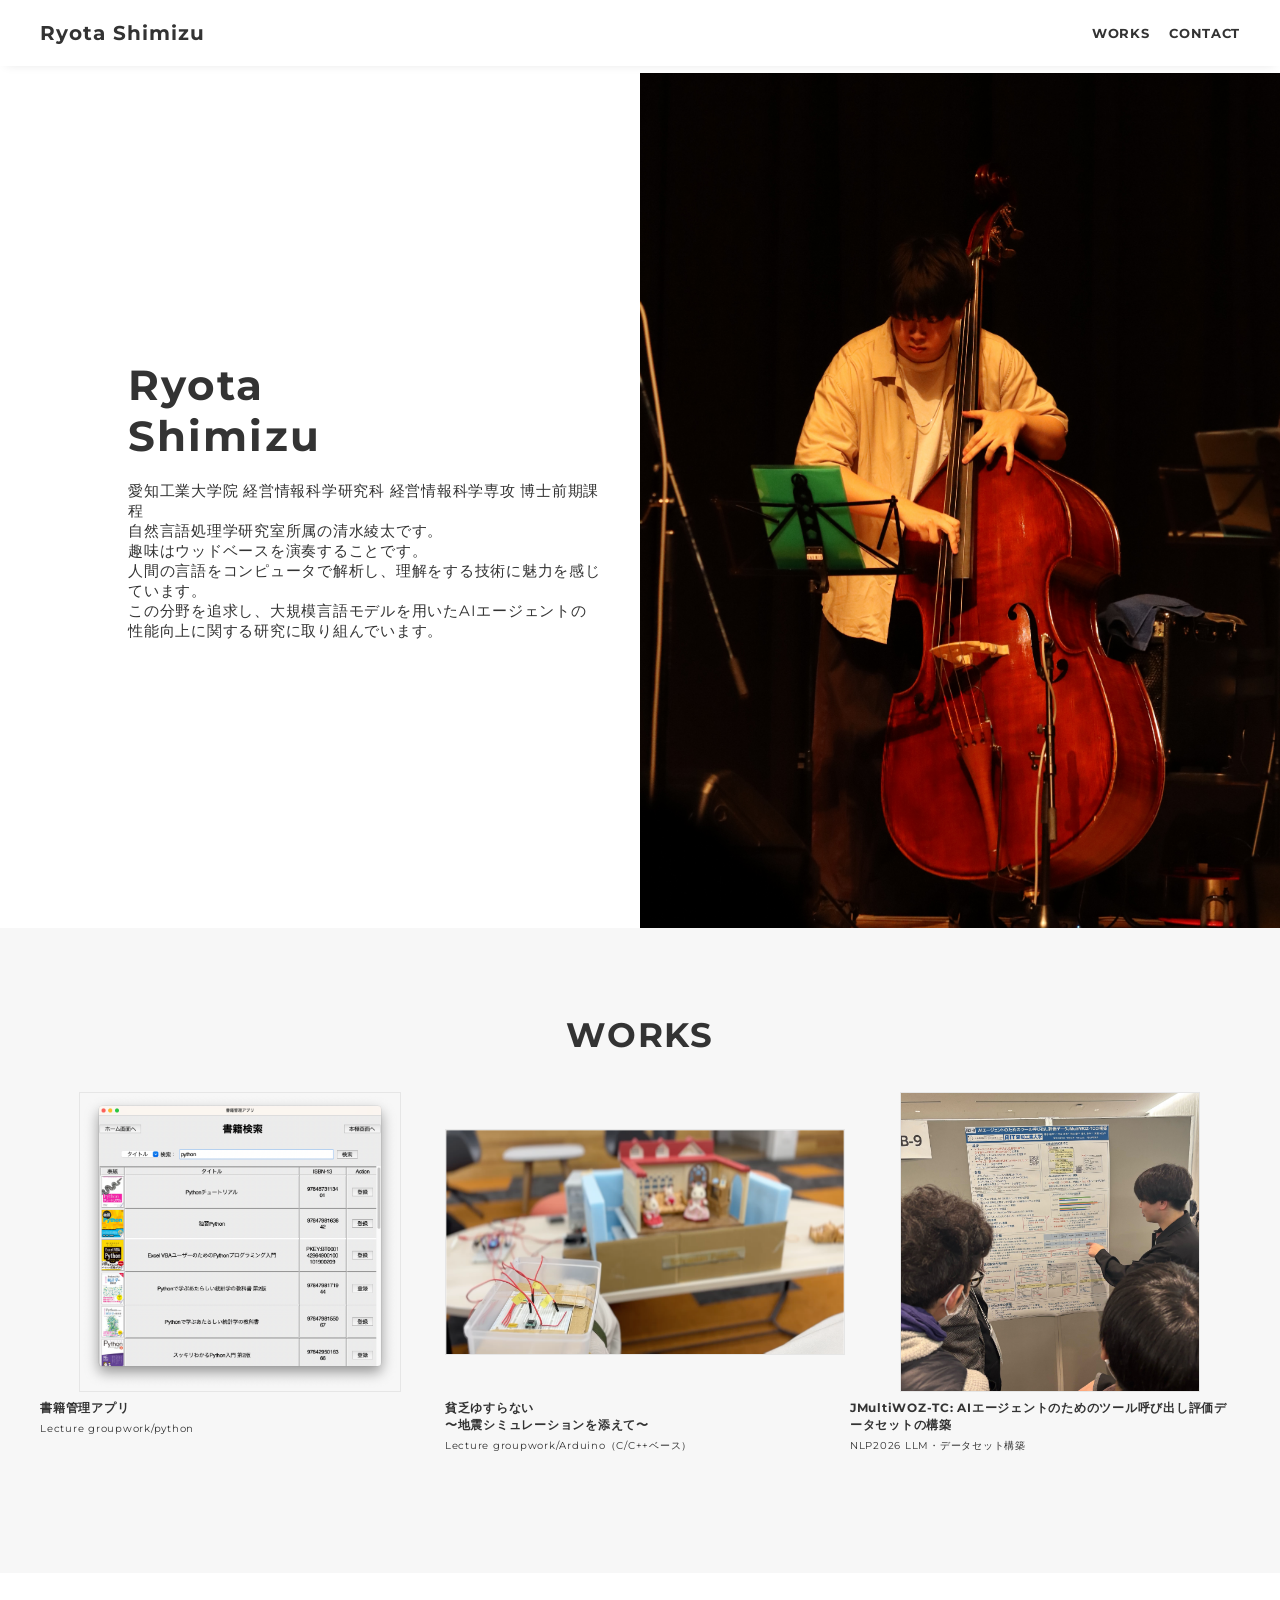
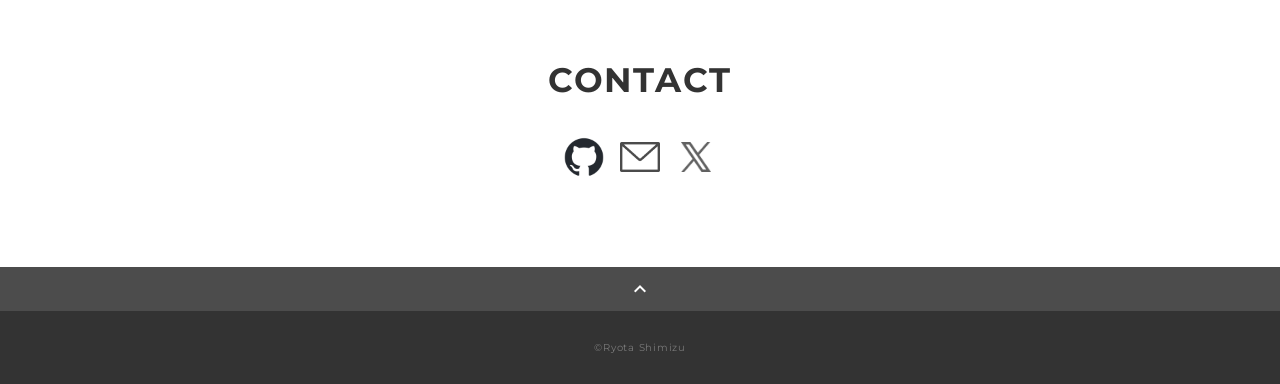
<file: index.html>
<!DOCTYPE html>
<html>

<head>
  <meta charset="utf-8">
  <meta name="viewport" content="width=device-width,initial-scale=1">
  <title>Ryota Shimizu Profile</title>
  <link rel="preconnect" href="https://fonts.gstatic.com">
  <link href="https://fonts.googleapis.com/css2?family=Montserrat:wght@400;700&display=swap" rel="stylesheet">
  <link href="https://fonts.googleapis.com/css?family=Material+Icons+Outlined" rel="stylesheet">
  <link href="css/ress.css" media="all" rel="stylesheet" type="text/css" />
  <link href="css/style.css" media="all" rel="stylesheet" type="text/css" />
  <link rel="shortcut icon" href="img/icon.ico" />
</head>

<body>
  <div class="wrapper">

    <!-- header -->
    <header class="header ">
      <div class="container">
        <h1 class="header-logo">
          <a href=".">Ryota Shimizu</a>
        </h1>
        <nav class="gnav">
          <ul class="gnav-list">
            <li class="gnav-item"><a href="#works">WORKS</a></li>
            <!-- <li class="gnav-item"><a href="#skill">SKILL</a></li> -->
            <li class="gnav-item"><a href="#contact">CONTACT</a></li>
          </ul>
        </nav>
      </div>
    </header>
    <!-- /header -->

    <main class="content">

      <!-- split -->
      <div class="split">
        <div class="split-body">
          <p class="split-title">Ryota<br>Shimizu</p>
          <p class="split-text">
            愛知工業大学院 経営情報科学研究科 経営情報科学専攻 博士前期課程<br>
            <!-- 愛知工業大学 情報科学部 情報科学科 コンピュータシステム専攻<br> -->
            自然言語処理学研究室所属の清水綾太です。<br>
            趣味はウッドベースを演奏することです。<br>
            人間の言語をコンピュータで解析し、理解をする技術に魅力を感じています。<br>
            この分野を追求し、大規模言語モデルを用いたAIエージェントの<br>性能向上に関する研究に取り組んでいます。
          </p>
        </div>
        <div class="split-img"></div>
      </div>
      <!-- /split -->

      <!-- skill -->
      <!-- <section class="skill section" id="skill">
        <div class="container">
          <h2 class="title">SKILL</h2>
          <div class="skill-list">
            <div class="skill-item">
              <p class="skill-img"><img src="img/icon_skill.png" alt=""></p>
              <div class="skill-body">
                <h3 class="skill-name">HTML5/CSS3</h3>
                <p class="skill-text">
                  テキストが入りますテキストが入りますテキストが入りますテキストが入りますテキストが入りますテキストが入ります。</p>
              </div>
            </div>
            <div class="skill-item">
              <p class="skill-img"><img src="img/icon_skill.png" alt=""></p>
              <div class="skill-body">
                <h3 class="skill-name">WordPress</h3>
                <p class="skill-text">
                  テキストが入りますテキストが入りますテキストが入りますテキストが入りますテキストが入りますテキストが入ります。</p>
              </div>
            </div>
            <div class="skill-item">
              <p class="skill-img"><img src="img/icon_skill.png" alt=""></p>
              <div class="skill-body">
                <h3 class="skill-name">JavaScript</h3>
                <p class="skill-text">
                  テキストが入りますテキストが入りますテキストが入りますテキストが入りますテキストが入りますテキストが入ります。</p>
              </div>
            </div>
            <div class="skill-item">
              <p class="skill-img"><img src="img/icon_skill.png" alt=""></p>
              <div class="skill-body">
                <h3 class="skill-name">Photoshop</h3>
                <p class="skill-text">
                  テキストが入りますテキストが入りますテキストが入りますテキストが入りますテキストが入りますテキストが入ります。</p>
              </div>
            </div>
          </div>
        </div>
      </section> -->
      <!-- /skill -->

      <!-- works -->
      <section class="works section" id="works">
        <div class="container">
          <h2 class="title">WORKS</h2>
          <div class="works-list">
            <a class="works-item" href="works-book_management.html">
              <div class="works-img"
                style="width: 400px; height: 300px; display: flex; align-items: center; justify-content: center;"><img
                  src="img/BookManagement/searchresult.png" alt=""
                  style="max-width: 100%; max-height: 100%; object-fit: contain;" /></div>
              <p class="works-name">書籍管理アプリ</p>
              <p class="works-info">Lecture groupwork/python</p>
            </a>
            <a class="works-item" href="works-simulated_earthquake.html">
              <div class="works-img"
                style="width: 400px; height: 300px; display: flex; align-items: center; justify-content: center;"><img
                  src="img/SimulatedEarthquake/sample.png" alt=""
                  style="max-width: 100%; max-height: 100%; object-fit: contain;" /></div>
              <p class="works-name">貧乏ゆすらない<br>〜地震シミュレーションを添えて〜</p>
              <p class="works-info">Lecture groupwork/Arduino（C/C++ベース）</p>
            </a>
            <a class="works-item" href="works-NLP2026.html">
              <div class="works-img"
                style="width: 400px; height: 300px; display: flex; align-items: center; justify-content: center;"><img
                  src="img/NLP2026/poster-icon.jpg" alt=""
                  style="max-width: 100%; max-height: 100%; object-fit: contain;" /></div>
              <p class="works-name">JMultiWOZ-TC: AIエージェントのためのツール呼び出し評価データセットの構築</p>
              <p class="works-info">NLP2026 LLM・データセット構築</p>
            </a>
          </div>
        </div>
      </section>
      <!-- /works -->

      <!-- contact -->
      <section class="contact section" id="contact">
        <div class="container">
          <h2 class="title">CONTACT</h2>
          <div id="sns-btn">
            <ul>
              <li>
                <a href="https://github.com/mizuryo108" id="GitHub"><img src="img/github.png"></a>
              </li>
              <li>
                <a href="mailto:b26720bb@aitech.ac.jp" id="Mail"><img src="img/mail.png"></a>
              </li>
              <li>
                <a href="https://x.com/Mimizusr108" id="Twitter"><img src="img/twitter.png"></a>
              </li>
            </ul>
          </div>
      </section>
      <!-- /contact -->

      <div class="page-top" id="js-page-top">
        <span class="material-icons-outlined">expand_less</span>
      </div>
    </main>

    <!-- footer -->
    <footer class="footer">
      <div class="copyright">&copy;Ryota Shimizu</div>
    </footer>
    <!-- /footer -->

  </div>
  <script src="https://ajax.googleapis.com/ajax/libs/jquery/3.6.0/jquery.min.js"></script>
  <script type='text/javascript' src="js/script.js"></script>
</body>

</html>
</file>
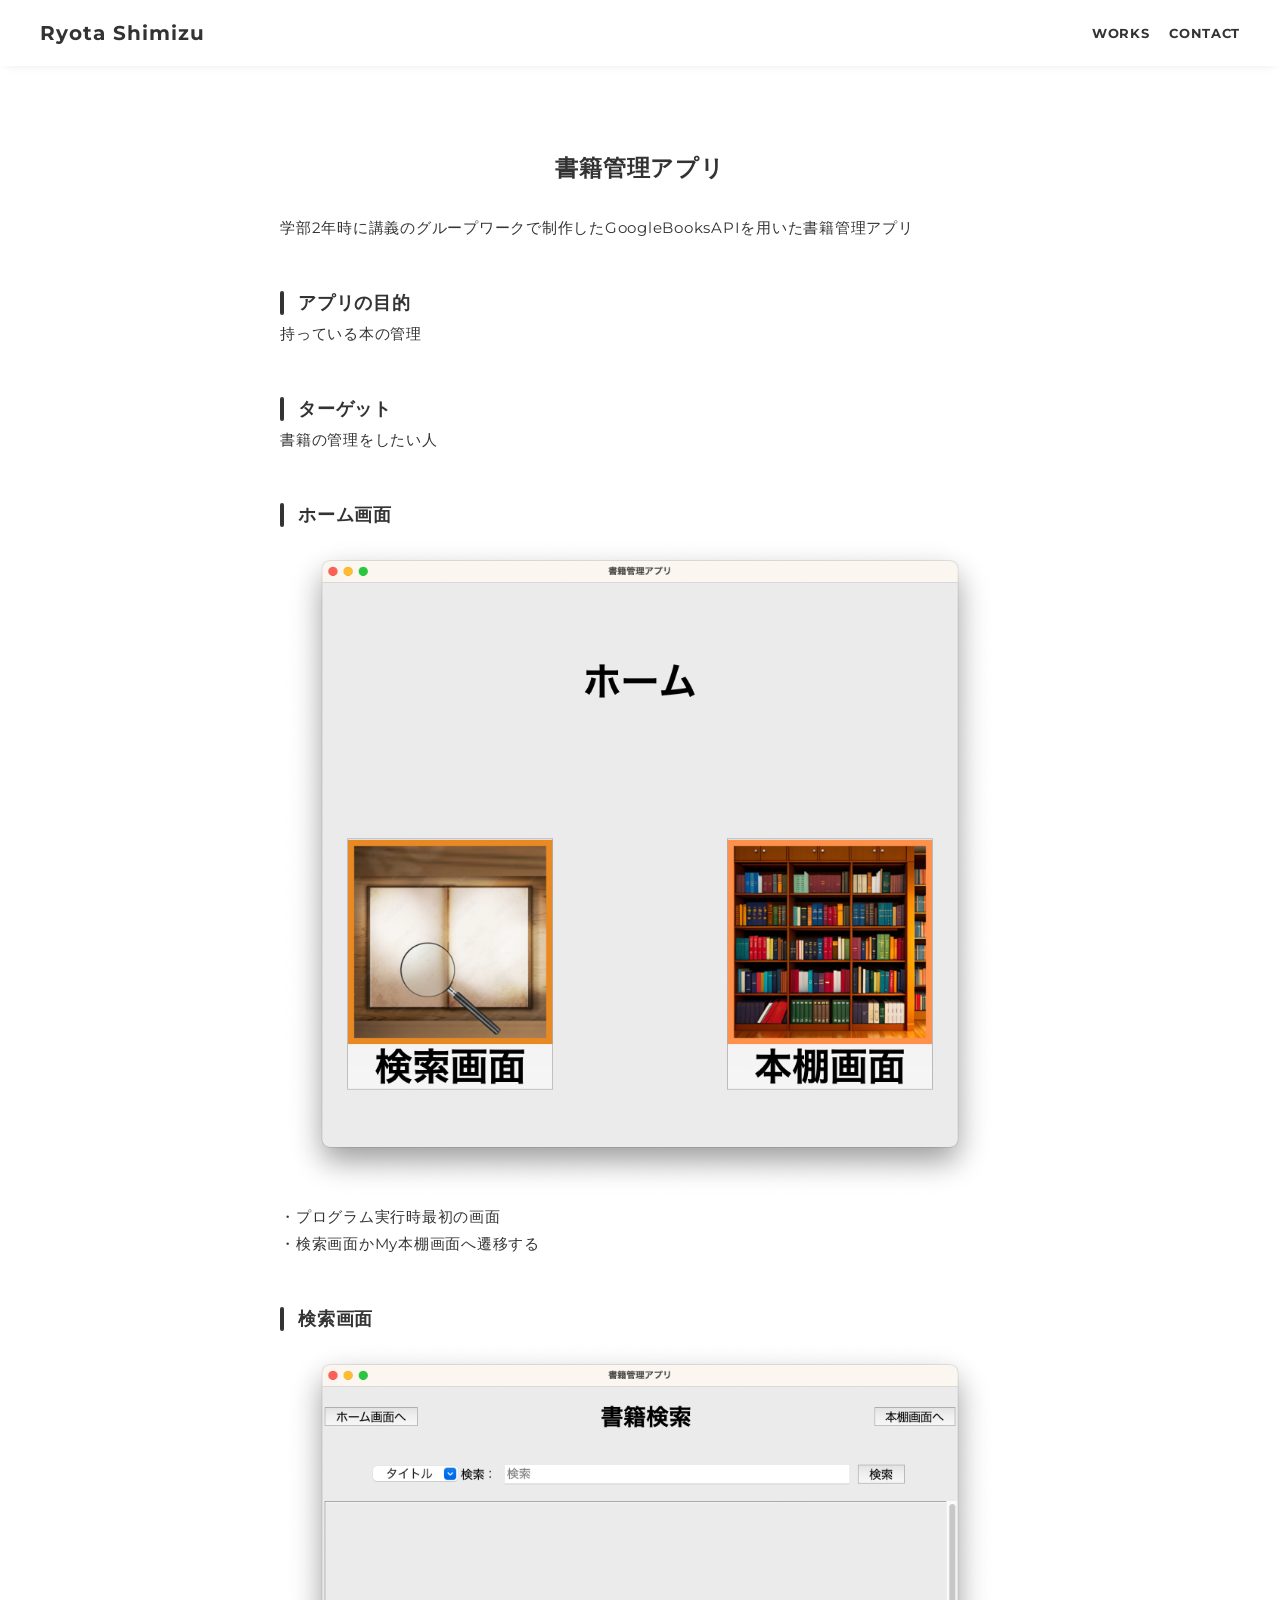
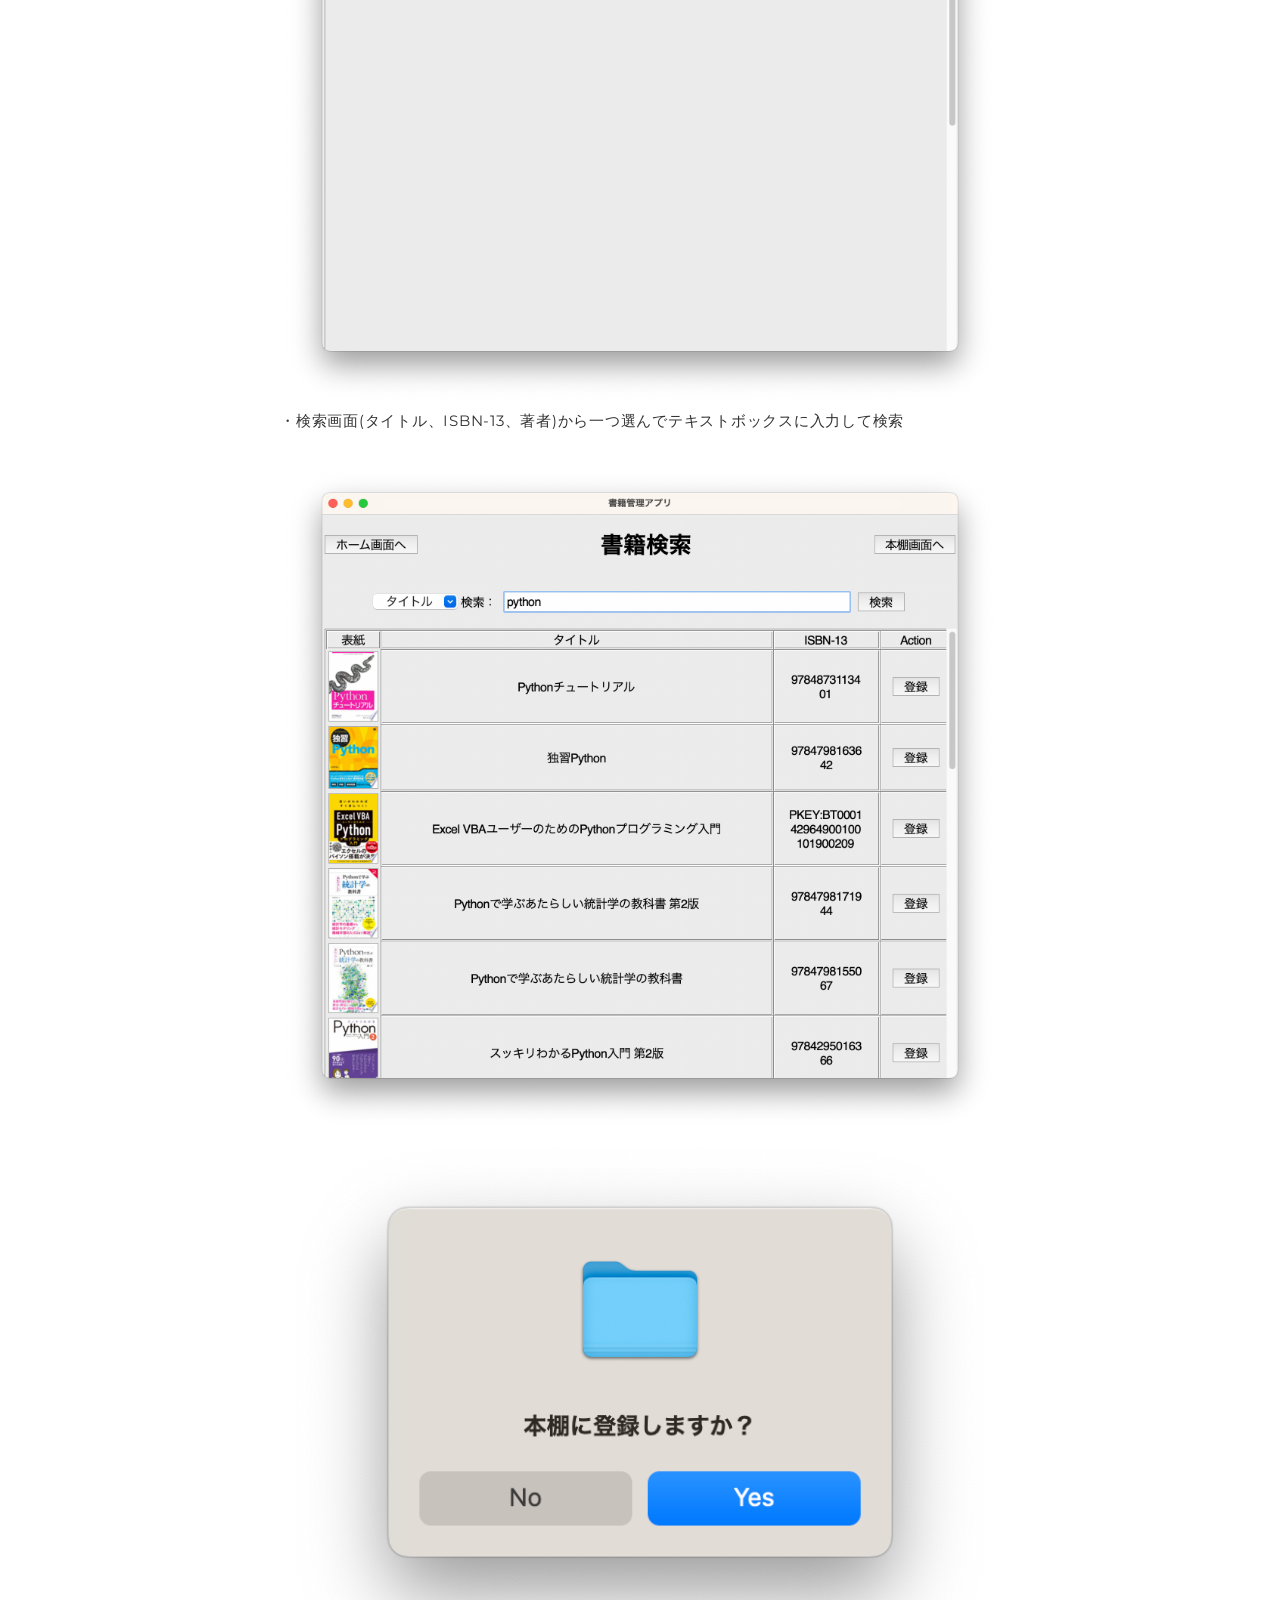
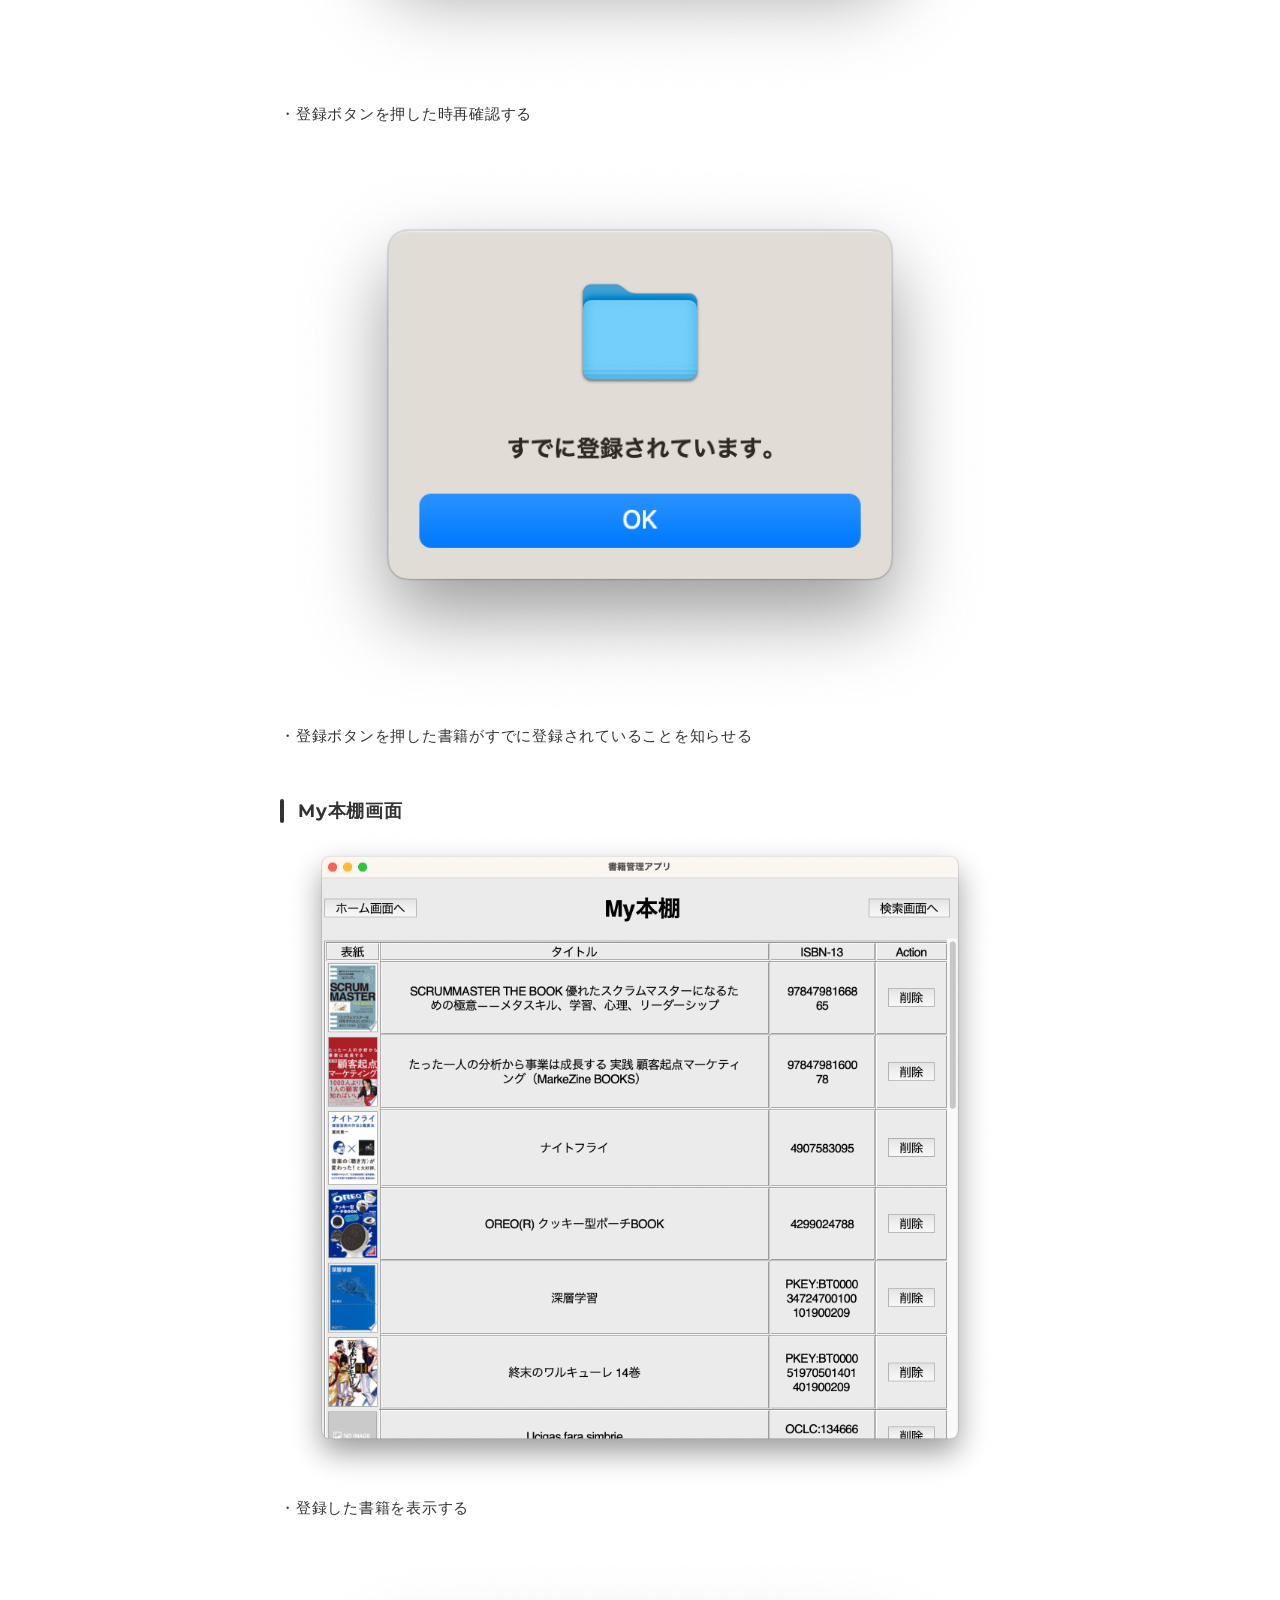
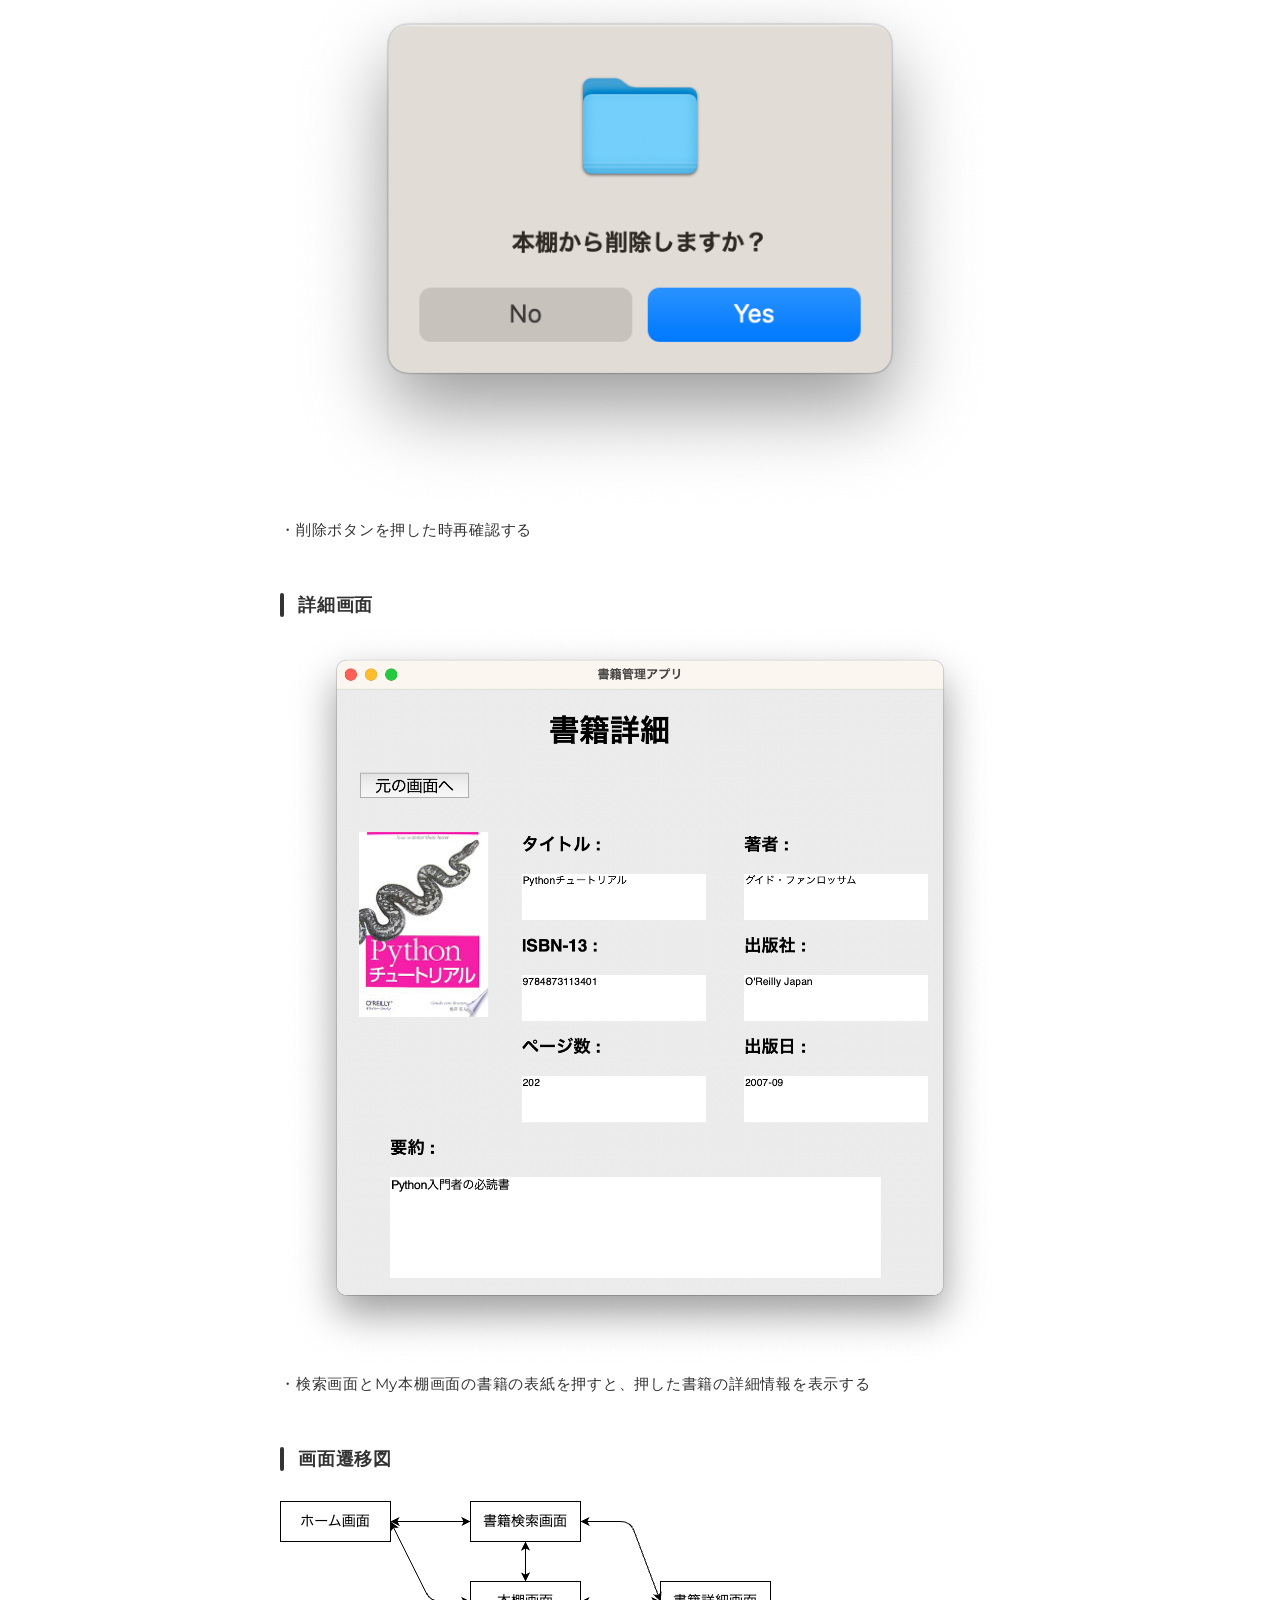
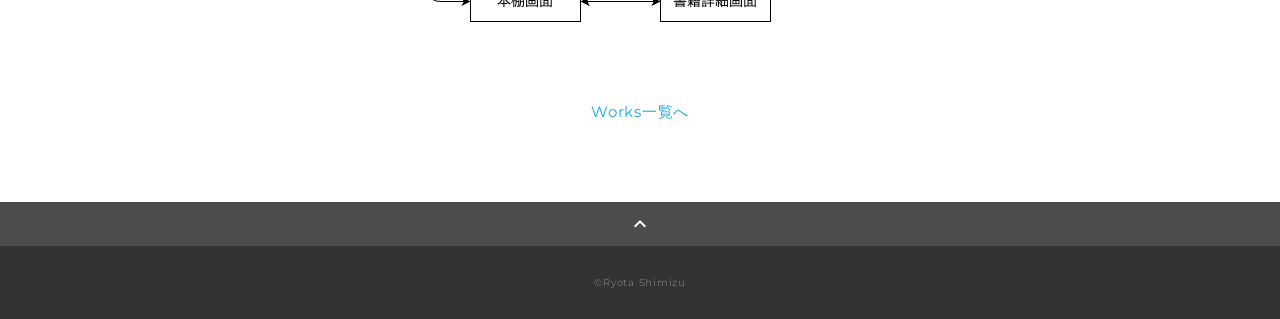
<file: works-book_management.html>
<!DOCTYPE html>
<html>

<head>
  <meta charset="utf-8">
  <meta name="viewport" content="width=device-width,initial-scale=1">
  <title>Ryota Shimizu Profile</title>
  <link rel="preconnect" href="https://fonts.gstatic.com">
  <link href="https://fonts.googleapis.com/css2?family=Montserrat:wght@400;700&display=swap" rel="stylesheet">
  <link href="https://fonts.googleapis.com/css?family=Material+Icons+Outlined" rel="stylesheet">
  <link href="css/ress.css" media="all" rel="stylesheet" type="text/css" />
  <link href="css/style.css" media="all" rel="stylesheet" type="text/css" />
  <link rel="shortcut icon" href="img/icon.ico" />
</head>

<body>
  <div class="wrapper">

    <!-- header -->
    <header class="header ">
      <div class="container">
        <h1 class="header-logo">
          <a href=".">Ryota Shimizu</a>
        </h1>
        <nav class="gnav">
          <ul class="gnav-list">
            <!-- <li class="gnav-item"><a href="#skill">SKILL</a></li> -->
            <li class="gnav-item"><a href="#works">WORKS</a></li>
            <li class="gnav-item"><a href="#contact">CONTACT</a></li>
          </ul>
        </nav>
      </div>
    </header>
    <!-- /header -->

    <main class="content">

      <article class="article">
        <div class="article-inner">
          <h2 class="article-title">書籍管理アプリ</h2>
          <div class="article-body">
            <p>
              学部2年時に講義のグループワークで制作したGoogleBooksAPIを用いた書籍管理アプリ
            </p>
            <h3 class="article-info-title">アプリの目的</h3>
            <p>持っている本の管理</p>
            <h3 class="article-info-title">ターゲット</h3>
            <p>書籍の管理をしたい人</p>
            <h3 class="article-info-title">ホーム画面</h3>
            <img src="img/BookManagement/home.png" alt="">
            <p>
              ・プログラム実行時最初の画面<br>
              ・検索画面かMy本棚画面へ遷移する
            </p>
            <h3 class="article-info-title">検索画面</h3>
            <img src="img/BookManagement/search.png" alt="">
            <p>
              ・検索画面(タイトル、ISBN-13、著者)から一つ選んでテキストボックスに入力して検索
            </p>
            <img src="img/BookManagement/searchresult.png" alt="">
            <img src="img/BookManagement/registeredyn.png" alt="">
            <p>
              ・登録ボタンを押した時再確認する
            </p>
            <img src="img/BookManagement/alreadyregistered.png" alt="">
            <p>
              ・登録ボタンを押した書籍がすでに登録されていることを知らせる
            </p>
            <h3 class="article-info-title">My本棚画面</h3>
            <img src="img/BookManagement/mybooks.png" alt="">
            <p>
              ・登録した書籍を表示する
            </p>
            <img src="img/BookManagement/deleteyn.png" alt="">
            <p>
              ・削除ボタンを押した時再確認する
            </p>
            <h3 class="article-info-title">詳細画面</h3>
            <img src="img/BookManagement/detail.png" alt="">
            <p>
              ・検索画面とMy本棚画面の書籍の表紙を押すと、押した書籍の詳細情報を表示する
            </p>
            <h3 class="article-info-title">画面遷移図</h3>
            <p></p>
            <img src="img/BookManagement/ScreenTransitionDiagram.png" alt="">
          </div>
          <div class="home-link">
            <a href="index.html/#works">Works一覧へ</a>
          </div>
        </div>
      </article>

      <div class="page-top" id="js-page-top">
        <span class="material-icons-outlined">expand_less</span>
      </div>
    </main>

    <!-- footer -->
    <footer class="footer">
      <div class="copyright">&copy;Ryota Shimizu</div>
    </footer>
    <!-- /footer -->

  </div>
  <script src="https://ajax.googleapis.com/ajax/libs/jquery/3.5.1/jquery.min.js"></script>
  <script type='text/javascript' src="js/script.js"></script>
</body>

</html>
</file>
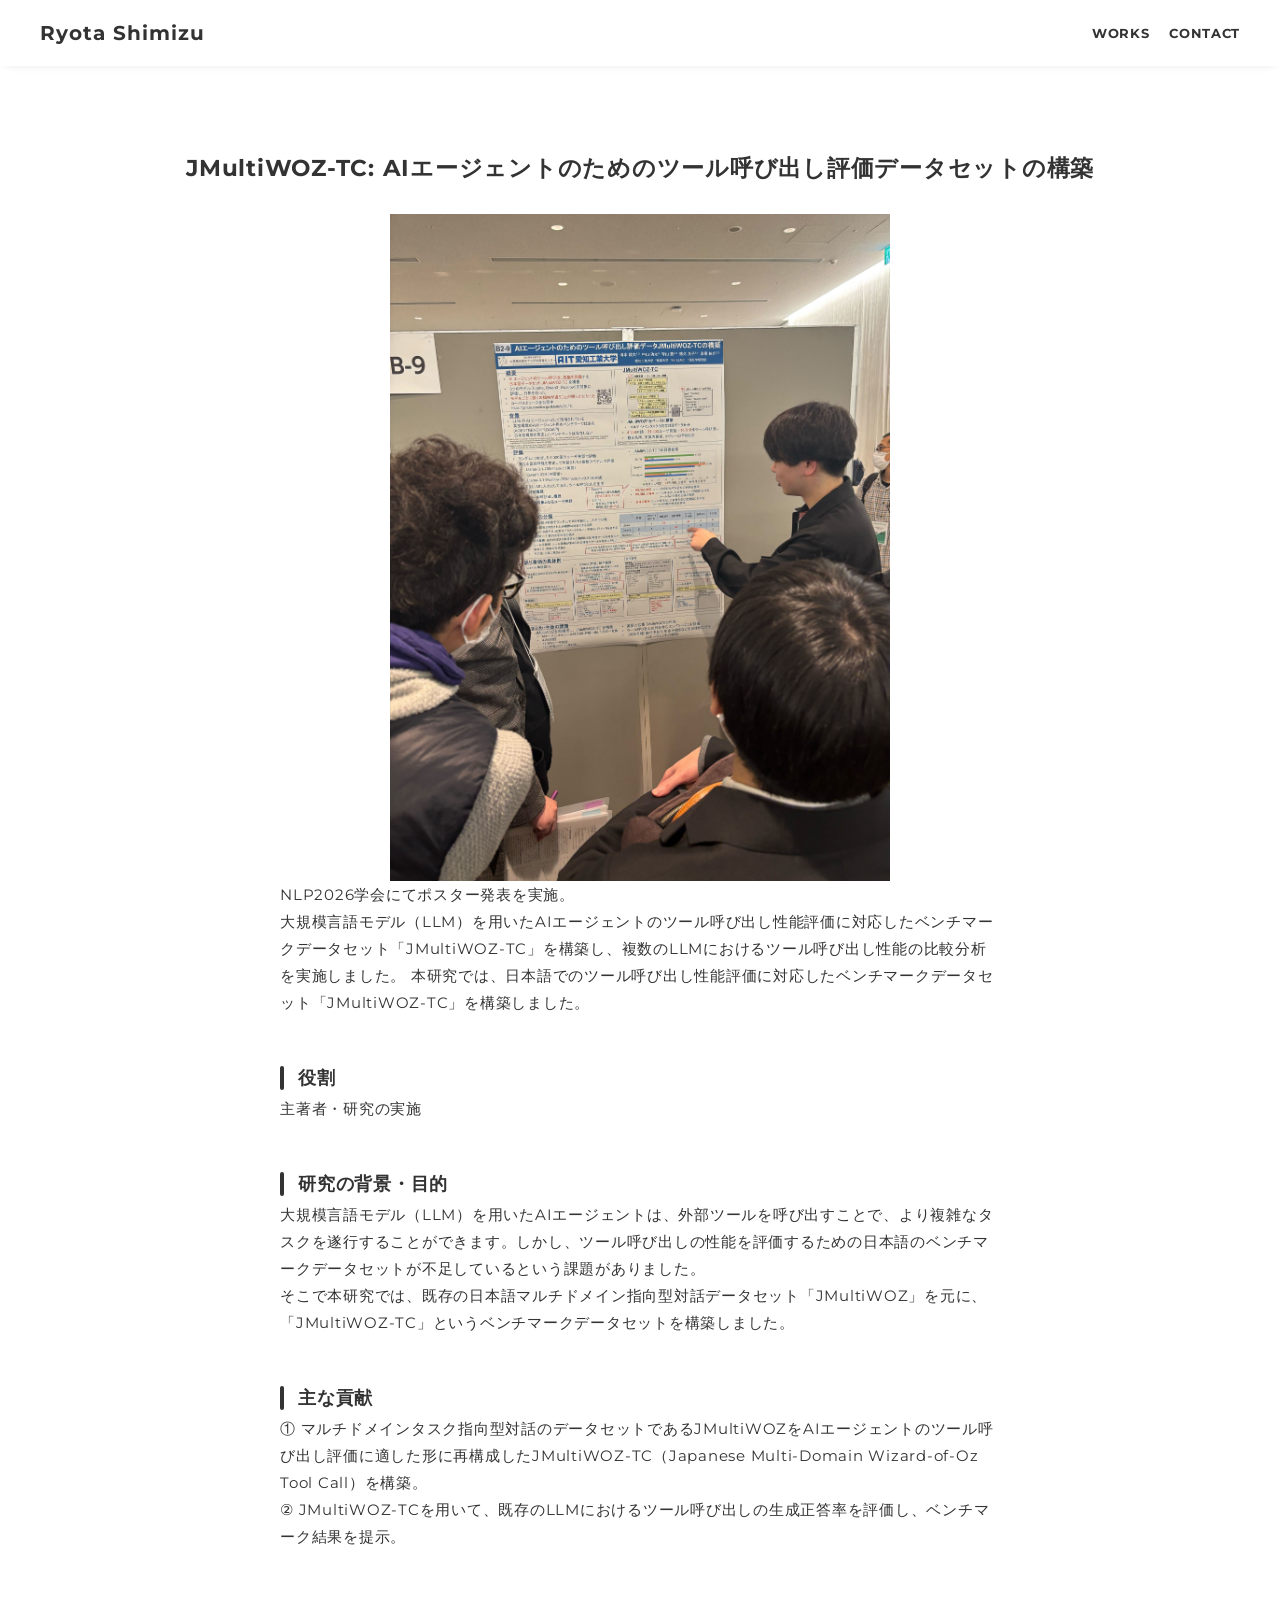
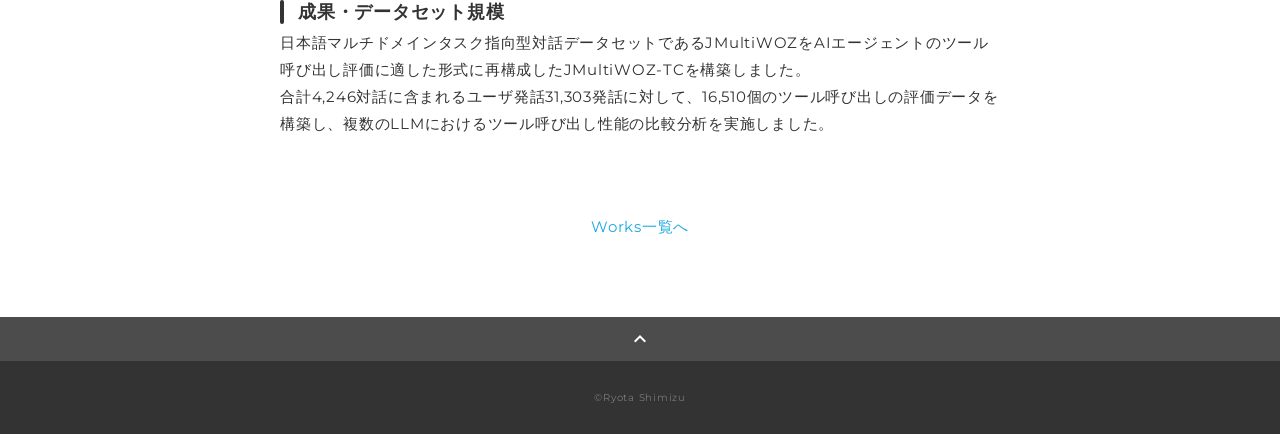
<file: works-NLP2026.html>
<!DOCTYPE html>
<html>

<head>
  <meta charset="utf-8">
  <meta name="viewport" content="width=device-width,initial-scale=1">
  <title>Ryota Shimizu Profile</title>
  <link rel="preconnect" href="https://fonts.gstatic.com">
  <link href="https://fonts.googleapis.com/css2?family=Montserrat:wght@400;700&display=swap" rel="stylesheet">
  <link href="https://fonts.googleapis.com/css?family=Material+Icons+Outlined" rel="stylesheet">
  <link href="css/ress.css" media="all" rel="stylesheet" type="text/css" />
  <link href="css/style.css" media="all" rel="stylesheet" type="text/css" />
  <link rel="shortcut icon" href="img/icon.ico" />
</head>

<body>
  <div class="wrapper">

    <!-- header -->
    <header class="header ">
      <div class="container">
        <h1 class="header-logo">
          <a href=".">Ryota Shimizu</a>
        </h1>
        <nav class="gnav">
          <ul class="gnav-list">
            <!-- <li class="gnav-item"><a href="#skill">SKILL</a></li> -->
            <li class="gnav-item"><a href="#works">WORKS</a></li>
            <li class="gnav-item"><a href="#contact">CONTACT</a></li>
          </ul>
        </nav>
      </div>
    </header>
    <!-- /header -->

    <main class="content">

      <article class="article">
        <div class="article-inner">
          <h2 class="article-title">JMultiWOZ-TC: AIエージェントのためのツール呼び出し評価データセットの構築</h2>
          <p class="article-img">
            <img src="img/NLP2026/poster.jpg" alt="NLP2026ポスター発表" width="500">
          </p>
          <div class="article-body">
            <p>
              NLP2026学会にてポスター発表を実施。<br>
              大規模言語モデル（LLM）を用いたAIエージェントのツール呼び出し性能評価に対応したベンチマークデータセット「JMultiWOZ-TC」を構築し、複数のLLMにおけるツール呼び出し性能の比較分析を実施しました。
              本研究では、日本語でのツール呼び出し性能評価に対応したベンチマークデータセット「JMultiWOZ-TC」を構築しました。
            </p>
            <h3 class="article-info-title">役割</h3>
            <p>主著者・研究の実施</p>
            <h3 class="article-info-title">研究の背景・目的</h3>
            <p>
              大規模言語モデル（LLM）を用いたAIエージェントは、外部ツールを呼び出すことで、より複雑なタスクを遂行することができます。しかし、ツール呼び出しの性能を評価するための日本語のベンチマークデータセットが不足しているという課題がありました。<br>そこで本研究では、既存の日本語マルチドメイン指向型対話データセット「JMultiWOZ」を元に、「JMultiWOZ-TC」というベンチマークデータセットを構築しました。
            </p>
            <h3 class="article-info-title">主な貢献</h3>
            <p>
              ① マルチドメインタスク指向型対話のデータセットであるJMultiWOZをAIエージェントのツール呼び出し評価に適した形に再構成したJMultiWOZ-TC（Japanese Multi-Domain
              Wizard-of-Oz Tool Call）を構築。<br>
              ② JMultiWOZ-TCを用いて、既存のLLMにおけるツール呼び出しの生成正答率を評価し、ベンチマーク結果を提示。
            </p>
            <h3 class="article-info-title">成果・データセット規模</h3>
            <p>
              日本語マルチドメインタスク指向型対話データセットであるJMultiWOZをAIエージェントのツール呼び出し評価に適した形式に再構成したJMultiWOZ-TCを構築しました。<br>合計4,246対話に含まれるユーザ発話31,303発話に対して、16,510個のツール呼び出しの評価データを構築し、複数のLLMにおけるツール呼び出し性能の比較分析を実施しました。
            </p>
          </div>
          <div class="home-link">
            <a href="./#works">Works一覧へ</a>
          </div>
        </div>
      </article>

      <div class="page-top" id="js-page-top">
        <span class="material-icons-outlined">expand_less</span>
      </div>
    </main>

    <!-- footer -->
    <footer class="footer">
      <div class="copyright">&copy;Ryota Shimizu</div>
    </footer>
    <!-- /footer -->

  </div>
  <script src="https://ajax.googleapis.com/ajax/libs/jquery/3.5.1/jquery.min.js"></script>
  <script type='text/javascript' src="js/script.js"></script>
</body>

</html>
</file>
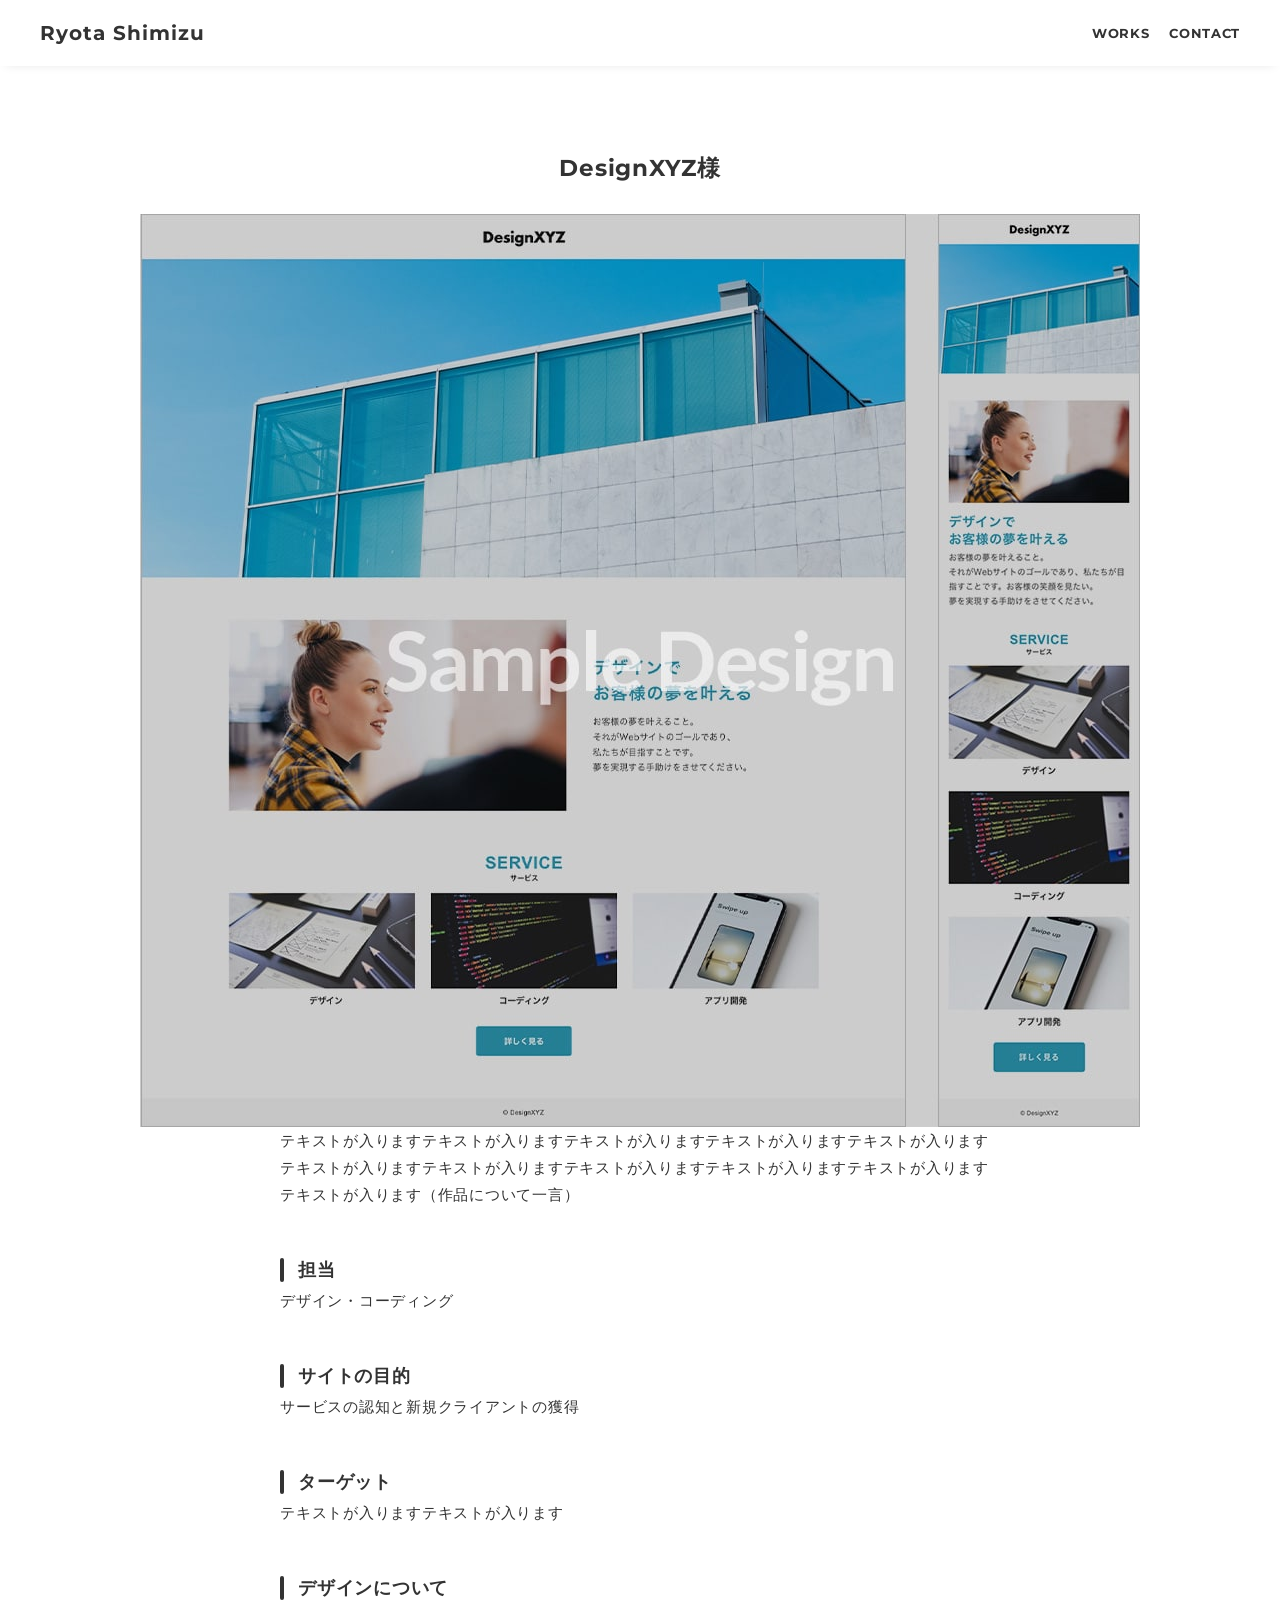
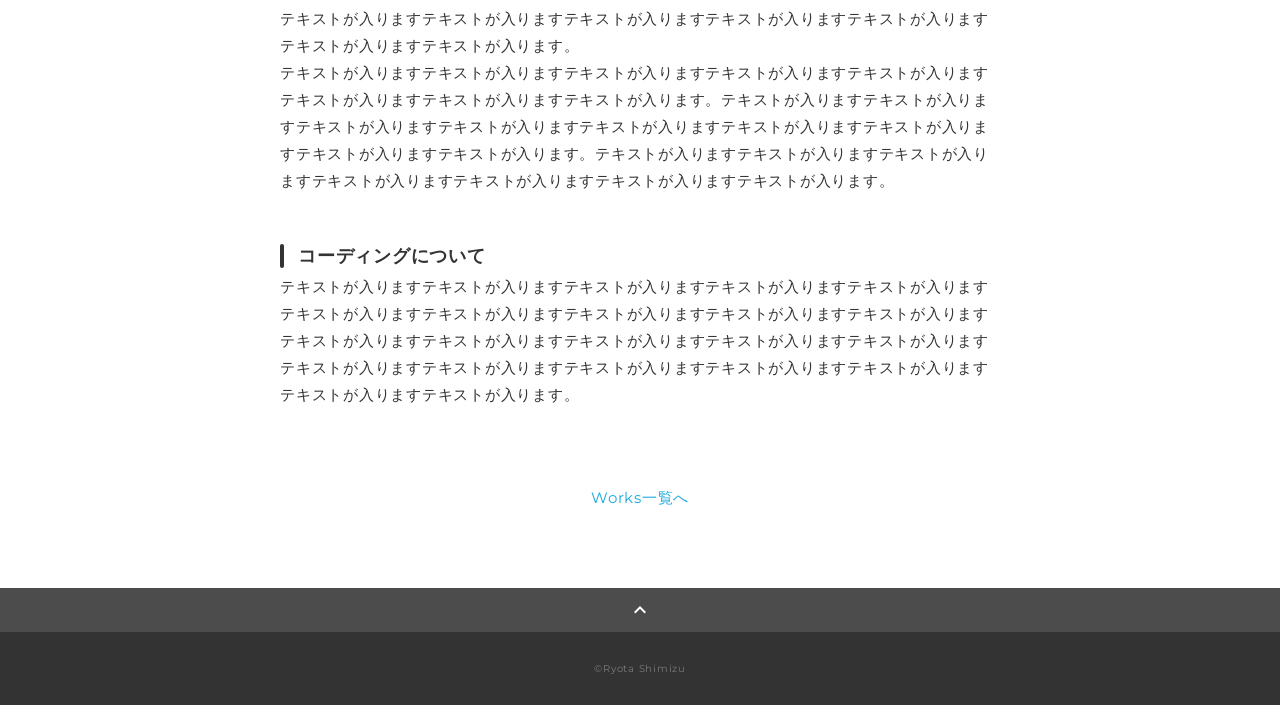
<file: works-template.html>
<!DOCTYPE html>
<html>

<head>
  <meta charset="utf-8">
  <meta name="viewport" content="width=device-width,initial-scale=1">
  <title>Ryota Shimizu Profile</title>
  <link rel="preconnect" href="https://fonts.gstatic.com">
  <link href="https://fonts.googleapis.com/css2?family=Montserrat:wght@400;700&display=swap" rel="stylesheet">
  <link href="https://fonts.googleapis.com/css?family=Material+Icons+Outlined" rel="stylesheet">
  <link href="css/ress.css" media="all" rel="stylesheet" type="text/css" />
  <link href="css/style.css" media="all" rel="stylesheet" type="text/css" />
  <link rel="shortcut icon" href="img/icon.ico" />
</head>

<body>
  <div class="wrapper">

    <!-- header -->
    <header class="header ">
      <div class="container">
        <h1 class="header-logo">
          <a href=".">Ryota Shimizu</a>
        </h1>
        <nav class="gnav">
          <ul class="gnav-list">
            <!-- <li class="gnav-item"><a href="#skill">SKILL</a></li> -->
            <li class="gnav-item"><a href="#works">WORKS</a></li>
            <li class="gnav-item"><a href="#contact">CONTACT</a></li>
          </ul>
        </nav>
      </div>
    </header>
    <!-- /header -->

    <main class="content">

      <article class="article">
        <div class="article-inner">
          <h2 class="article-title">DesignXYZ様</h2>
          <p class="article-img">
            <img src="img/works-sample.jpg" alt="">
          </p>
          <div class="article-body">
            <p>
              テキストが入りますテキストが入りますテキストが入りますテキストが入りますテキストが入りますテキストが入りますテキストが入りますテキストが入りますテキストが入りますテキストが入りますテキストが入ります（作品について一言）
            </p>
            <h3 class="article-info-title">担当</h3>
            <p>デザイン・コーディング</p>
            <h3 class="article-info-title">サイトの目的</h3>
            <p>サービスの認知と新規クライアントの獲得</p>
            <h3 class="article-info-title">ターゲット</h3>
            <p>テキストが入りますテキストが入ります</p>
            <h3 class="article-info-title">デザインについて</h3>
            <p>
              テキストが入りますテキストが入りますテキストが入りますテキストが入りますテキストが入りますテキストが入りますテキストが入ります。<br>テキストが入りますテキストが入りますテキストが入りますテキストが入りますテキストが入りますテキストが入りますテキストが入りますテキストが入ります。テキストが入りますテキストが入りますテキストが入りますテキストが入りますテキストが入りますテキストが入りますテキストが入りますテキストが入りますテキストが入ります。テキストが入りますテキストが入りますテキストが入りますテキストが入りますテキストが入りますテキストが入りますテキストが入ります。
            </p>
            <h3 class="article-info-title">コーディングについて</h3>
            <p>
              テキストが入りますテキストが入りますテキストが入りますテキストが入りますテキストが入りますテキストが入りますテキストが入りますテキストが入りますテキストが入りますテキストが入りますテキストが入りますテキストが入りますテキストが入りますテキストが入りますテキストが入りますテキストが入りますテキストが入りますテキストが入りますテキストが入りますテキストが入りますテキストが入りますテキストが入ります。
            </p>
          </div>
          <div class="home-link">
            <a href="./#works">Works一覧へ</a>
          </div>
        </div>
      </article>

      <div class="page-top" id="js-page-top">
        <span class="material-icons-outlined">expand_less</span>
      </div>
    </main>

    <!-- footer -->
    <footer class="footer">
      <div class="copyright">&copy;Ryota Shimizu</div>
    </footer>
    <!-- /footer -->

  </div>
  <script src="https://ajax.googleapis.com/ajax/libs/jquery/3.5.1/jquery.min.js"></script>
  <script type='text/javascript' src="js/script.js"></script>
</body>

</html>
</file>
<file: css/ress.css>
/*!
 * ress.css • v3.0.1
 * MIT License
 * github.com/filipelinhares/ress
 */

/* # =================================================================
   # Global selectors
   # ================================================================= */

html {
  box-sizing: border-box;
  word-break: normal;
  -moz-tab-size: 4;
  tab-size: 4;

  -webkit-text-size-adjust: 100%; /* Prevent adjustments of font size after orientation changes in iOS */
}

*,
::before,
::after {
  box-sizing: inherit;
  background-repeat: no-repeat; /* Set `background-repeat: no-repeat` to all elements and pseudo elements */
}

::before,
::after {
  vertical-align: inherit;
  text-decoration: inherit; /* Inherit text-decoration and vertical align to ::before and ::after pseudo elements */
}

* {
  margin: 0;
  padding: 0; /* Reset `padding` and `margin` of all elements */
}

/* # =================================================================
   # General elements
   # ================================================================= */

hr {
  overflow: visible; /* Show the overflow in Edge and IE */
  height: 0; /* Add the correct box sizing in Firefox */
}

details,
main {
  display: block; /* Render the `main` element consistently in IE. */
}

summary {
  display: list-item; /* Add the correct display in all browsers */
}

small {
  font-size: 80%; /* Set font-size to 80% in `small` elements */
}

[hidden] {
  display: none; /* Add the correct display in IE */
}

abbr[title] {
  /* Add the correct text decoration in Chrome, Edge, IE, Opera, and Safari */
  text-decoration: underline;
  text-decoration: underline dotted;
  border-bottom: none; /* Remove the bottom border in Chrome 57 */
}

a {
  background-color: transparent; /* Remove the gray background on active links in IE 10 */
}

a:active,
a:hover {
  outline-width: 0; /* Remove the outline when hovering in all browsers */
}

code,
kbd,
pre,
samp {
  font-family: monospace, monospace; /* Specify the font family of code elements */
}

pre {
  font-size: 1em; /* Correct the odd `em` font sizing in all browsers */
}

b,
strong {
  font-weight: bolder; /* Add the correct font weight in Chrome, Edge, and Safari */
}

/* https://gist.github.com/unruthless/413930 */
sub,
sup {
  position: relative;
  font-size: 75%;
  line-height: 0;
  vertical-align: baseline;
}

sub {
  bottom: -.25em;
}

sup {
  top: -.5em;
}

/* # =================================================================
   # Forms
   # ================================================================= */

input {
  border-radius: 0;
}

/* Replace pointer cursor in disabled elements */
[disabled] {
  cursor: default;
}

[type="number"]::-webkit-container-spin-button,
[type="number"]::-webkit-outer-spin-button {
  height: auto; /* Correct the cursor style of increment and decrement buttons in Chrome */
}

[type="search"] {
  outline-offset: -2px; /* Correct the outline style in Safari */

  -webkit-appearance: textfield; /* Correct the odd appearance in Chrome and Safari */
}

[type="search"]::-webkit-search-decoration {
  -webkit-appearance: none; /* Remove the container padding in Chrome and Safari on macOS */
}

textarea {
  overflow: auto; /* Internet Explorer 11+ */
  resize: vertical; /* Specify textarea resizability */
}

button,
input,
optgroup,
select,
textarea {
  font: inherit; /* Specify font inheritance of form elements */
}

optgroup {
  font-weight: bold; /* Restore the font weight unset by the previous rule */
}

button {
  overflow: visible; /* Address `overflow` set to `hidden` in IE 8/9/10/11 */
}

button,
select {
  text-transform: none; /* Firefox 40+, Internet Explorer 11- */
}

/* Apply cursor pointer to button elements */
button,
[type="button"],
[type="reset"],
[type="submit"],
[role="button"] {
  cursor: pointer;
  color: inherit;
}

/* Remove container padding and border in Firefox 4+ */
button::-moz-focus-container,
[type="button"]::-moz-focus-container,
[type="reset"]::-moz-focus-container,
[type="submit"]::-moz-focus-container {
  padding: 0;
  border-style: none;
}

/* Replace focus style removed in the border reset above */
button:-moz-focusring,
[type="button"]::-moz-focus-container,
[type="reset"]::-moz-focus-container,
[type="submit"]::-moz-focus-container {
  outline: 1px dotted ButtonText;
}

button,
html [type="button"],
/* Prevent a WebKit bug where (2) destroys native `audio` and `video`controls in Android 4 */
[type="reset"],
[type="submit"] {
  -webkit-appearance: button; /* Correct the inability to style clickable types in iOS */
}

/* Remove the default button styling in all browsers */
button,
input,
select,
textarea {
  border-style: none;
  background-color: transparent;
}

/* Style select like a standard input */
select {
  -webkit-appearance: none; /* Chrome 41+ */
  -moz-appearance: none; /* Firefox 36+ */
}

select::-ms-expand {
  display: none; /* Internet Explorer 11+ */
}

select::-ms-value {
  color: currentColor; /* Internet Explorer 11+ */
}

legend {
  display: table; /* Correct the text wrapping in Edge and IE */
  max-width: 100%; /* Correct the text wrapping in Edge and IE */
  max-width: 100%; /* Correct the text wrapping in Edge 18- and IE */
  white-space: normal; /* Correct the text wrapping in Edge and IE */
  color: inherit; /* Correct the color inheritance from `fieldset` elements in IE */
  border: 0; /* Correct `color` not being inherited in IE 8/9/10/11 */
}

::-webkit-file-upload-button {
  font: inherit; /* Change font properties to `inherit` in Chrome and Safari */
  color: inherit;
  /* Correct the inability to style clickable types in iOS and Safari */

  -webkit-appearance: button;
}

/* # =================================================================
   # Specify media element style
   # ================================================================= */

img {
  border-style: none; /* Remove border when inside `a` element in IE 8/9/10 */
}

/* Add the correct vertical alignment in Chrome, Firefox, and Opera */
progress {
  vertical-align: baseline;
}

/* # =================================================================
   # Accessibility
   # ================================================================= */

/* Hide content from screens but not screenreaders */
@media screen {
  [hidden~="screen"] {
    display: inherit;
  }
  [hidden~="screen"]:not(:active):not(:focus):not(:target) {
    position: absolute !important;
    clip: rect(0 0 0 0) !important;
  }
}

/* Specify the progress cursor of updating elements */
[aria-busy="true"] {
  cursor: progress;
}

/* Specify the pointer cursor of trigger elements */
[aria-controls] {
  cursor: pointer;
}

/* Specify the unstyled cursor of disabled, not-editable, or otherwise inoperable elements */
[aria-disabled] {
  cursor: default;
}
</file>
<file: css/style.css>
body {
  font-family: "Montserrat", "Helvetica Neue", Arial, "Hiragino Kaku Gothic ProN", "Hiragino Sans", Meiryo, sans-serif;
  font-size: 15px;
  letter-spacing: .05em;
  color: #333;
}

a {
  transition: opacity .3s;
  text-decoration: none;
  color: #1ca9e3;
}

img {
  max-width: 100%;
  height: auto;
  vertical-align: bottom;
  border-style: none;
}



.pc-only {
  display: block;
}

.sp-only {
  display: none;
}

ul {
  padding-left: 0;
}

li {
  list-style: none;
}

/*--------------------------------
 レイアウト
---------------------------------*/
.wrapper {
  padding-top: 73px;
}

.section {
  padding: 90px 0;
}

.section:nth-of-type(odd) {
  background-color: #f7f7f7;
}

.container {
  max-width: 1340px;
  margin: 0 auto;
  padding: 0 40px;
}

/*--------------------------------
 見出し
---------------------------------*/
.title {
  font-size: 34px;
  font-weight: bold;
  line-height: 1;
  margin-bottom: 40px;
  text-align: center;
  letter-spacing: .05em;
  color: #333;
}

.lead {
  font-size: 16px;
  line-height: 1.8;
  margin-bottom: 30px;
}

/*--------------------------------
ヘッダー
---------------------------------*/
.header {
  position: fixed;
  top: 0;
  z-index: 1;
  width: 100%;
  background-color: #fff;
  box-shadow: 0 5px 10px -6px rgba(0, 0, 0, .1);
}

.header .container {
  display: flex;
  align-items: center;
  justify-content: space-between;
  padding: 20px 40px;
}

.header-logo {
  font-size: 20px;
  font-weight: bold;
  line-height: 1.2;
  margin-right: 20px;
  letter-spacing: .05em;
}

.header-logo a {
  color: #333;
}

.gnav-list {
  display: flex;
  justify-content: space-between;
  list-style: none;
}

.gnav-item:not(:last-child) {
  margin-right: 20px;
}

.gnav-item a {
  position: relative;
  font-size: 13px;
  font-weight: bold;
  display: inline-block;
  padding: 5px 0;
  transition: .3s;
  letter-spacing: .05em;
  color: #333;
}

.gnav-item a:after {
  position: absolute;
  bottom: 0;
  left: 50%;
  width: 0;
  height: 3px;
  content: "";
  transition: .3s;
  -webkit-transform: translateX(-50%);
  transform: translateX(-50%);
  background-color: #333;
}

.gnav-item a:hover:after {
  width: 100%;
}

/*--------------------------------
 スプリットスクリーン
---------------------------------*/
.split {
  display: flex;
  align-items: center;
  flex-wrap: wrap;
  justify-content: space-between;
}

.split-body {
  width: 50%;
  padding-right: 3%;
  padding-left: 10%;
}

.split-img {
  width: 50%;
  height: 95vh;
  background-image: url(../img/sp_mv.jpg);
  background-repeat: no-repeat;
  background-position: center center;
  background-size: cover;
}

.split-title {
  font-size: 42px;
  font-weight: bold;
  line-height: 1.2;
  margin-bottom: 20px;
  letter-spacing: .05em;
}

/*--------------------------------
 Works
---------------------------------*/
.works-list {
  display: flex;
  flex-wrap: wrap;
  margin-bottom: -40px;
}

.works-item {
  width: 31.74603%;
  margin-right: 2%;
  margin-bottom: 70px;
  color: #333;
}

.works-item:hover {
  opacity: .9;
}

.works-item:nth-of-type(3n) {
  margin-right: 0;
}

.works-img img {
  border: 1px solid #e6e6e6;
}

.works-name {
  font-size: 12px;
  font-weight: bold;
  margin-top: 8px;
}

.works-info {
  font-size: 10px;
  margin-top: 5px;
}

/*--------------------------------
 Skill
---------------------------------*/
.skill-list {
  display: flex;
  flex-wrap: wrap;
  justify-content: space-between;
  margin-bottom: -50px;
}

.skill-item {
  display: flex;
  align-items: flex-start;
  justify-content: space-between;
  width: 48%;
  margin-bottom: 50px;
}

.skill-img {
  width: 60px;
  height: auto;
  margin-right: 20px;
}

.skill-body {
  flex: 1;
}

.skill-name {
  margin-bottom: 10px;
}

.skill-text {
  font-size: 14px;
  line-height: 1.8;
}

/*--------------------------------
 Contact
---------------------------------*/
.contact {
  text-align: center;
}

.contact-item:not(:last-child) {
  margin-right: 10px;
}

#sns-btn ul {
  text-align: center;
  display: flex;
  justify-content: center;
  /* margin: 50px 40px 50px 0px; */
}

#sns-btn li {
  list-style: none;
  width: 40px;
  margin-left: 8px;
  margin-right: 8px;
}

/*--------------------------------
 ページトップ
---------------------------------*/
.page-top {
  font-weight: bold;
  padding: 10px;
  cursor: pointer;
  text-align: center;
  background-color: #4c4c4c;
}

.page-top .material-icons-outlined {
  vertical-align: bottom;
  color: #fff;
}

/*--------------------------------
 フッター
---------------------------------*/
.footer {
  padding: 30px;
  background-color: #333;
}

.copyright {
  font-size: 10px;
  text-align: center;
  color: #797979;
}

/*--------------------------------
 下層：Worksページ
---------------------------------*/
.article {
  padding: 80px 0;
}

.article-container {
  max-width: 1040px;
  margin: 0 auto;
  padding: 0 20px;
}

.article-img {
  text-align: center;
}

.article-title {
  margin-bottom: 30px;
  text-align: center;
}

.article-body {
  max-width: 720px;
  margin: 0 auto;
  margin-bottom: 80px;
}

.article-body h3 {
  position: relative;
  font-size: 18px;
  margin-bottom: 5px;
  padding-left: 1em;
}

.article-body h3:not(:first-child) {
  margin-top: 50px;
}

.article-body h3::before {
  position: absolute;
  top: 0;
  left: 0;
  width: 4px;
  height: 100%;
  content: "";
  border-radius: 3px;
  background-color: #333;
}

.article-body p {
  font-size: 15px;
  line-height: 1.8;
  margin-bottom: 30px;
}

.home-link {
  text-align: center;
}

/*media Queries 767
----------------------------------------------------*/
@media screen and (max-width: 767px) {
  body {
    font-size: 14px;
  }

  .pc-only {
    display: none;
  }

  .sp-only {
    display: block;
  }

  /* 見出し */
  .title {
    font-size: 26px;
    margin-bottom: 20px;
  }

  .lead {
    font-size: 14px;
    line-height: 1.7;
    margin-bottom: 20px;
  }

  /* レイアウト */
  .wrapper {
    padding-top: 57px;
  }

  .section {
    padding: 60px 0;
  }

  .container {
    padding: 0 20px;
  }

  /* ヘッダー */
  .header .container {
    padding: 15px;
  }

  .header-logo {
    font-size: 15px;
    margin-right: 15px;
  }

  .gnav-item:not(:last-child) {
    margin-right: 10px;
  }

  .gnav-item a {
    font-size: 10px;
  }

  .gnav-item a:after {
    display: none;
  }

  /* スプリットスクリーン */
  .split {
    flex-direction: column-reverse;
  }

  .split-body {
    width: 100%;
    padding-right: 3%;
    padding-left: 8%;
  }

  .split-img {
    width: 100%;
    height: 67vh;
    margin-bottom: 20px;
    background-image: url(../img/sp_mv.jpg);
  }

  .split-title {
    font-size: 32px;
  }

  /* Works */
  .works-name {
    font-size: 12px;
  }

  .works-info {
    margin-top: 3px;
  }

  .works-list {
    justify-content: space-between;
  }

  .works-item {
    flex: 0 0 48%;
    margin-right: 0;
    margin-bottom: 30px;
  }

  /* Skill */
  .skill-list {
    display: block;
    margin-bottom: 0;
  }

  .skill-item {
    width: 100%;
    margin-bottom: 35px;
  }

  .skill-item:last-child {
    margin-bottom: 0;
  }

  .skill-name {
    margin-bottom: 5px;
  }

  .skill-text {
    font-size: 13px;
    line-height: 1.7;
  }

  /* フッター */
  .footer {
    padding: 20px;
  }

  /* 下層ページ */
  .article {
    padding: 50px 0;
  }

  .article-body h3 {
    font-size: 16px;
    padding-left: .8em;
  }

  .article-body h3:not(:first-child) {
    margin-top: 30px;
  }

  .article-body p {
    font-size: 14px;
    line-height: 1.7;
    margin-bottom: 20px;
  }
}
</file>
